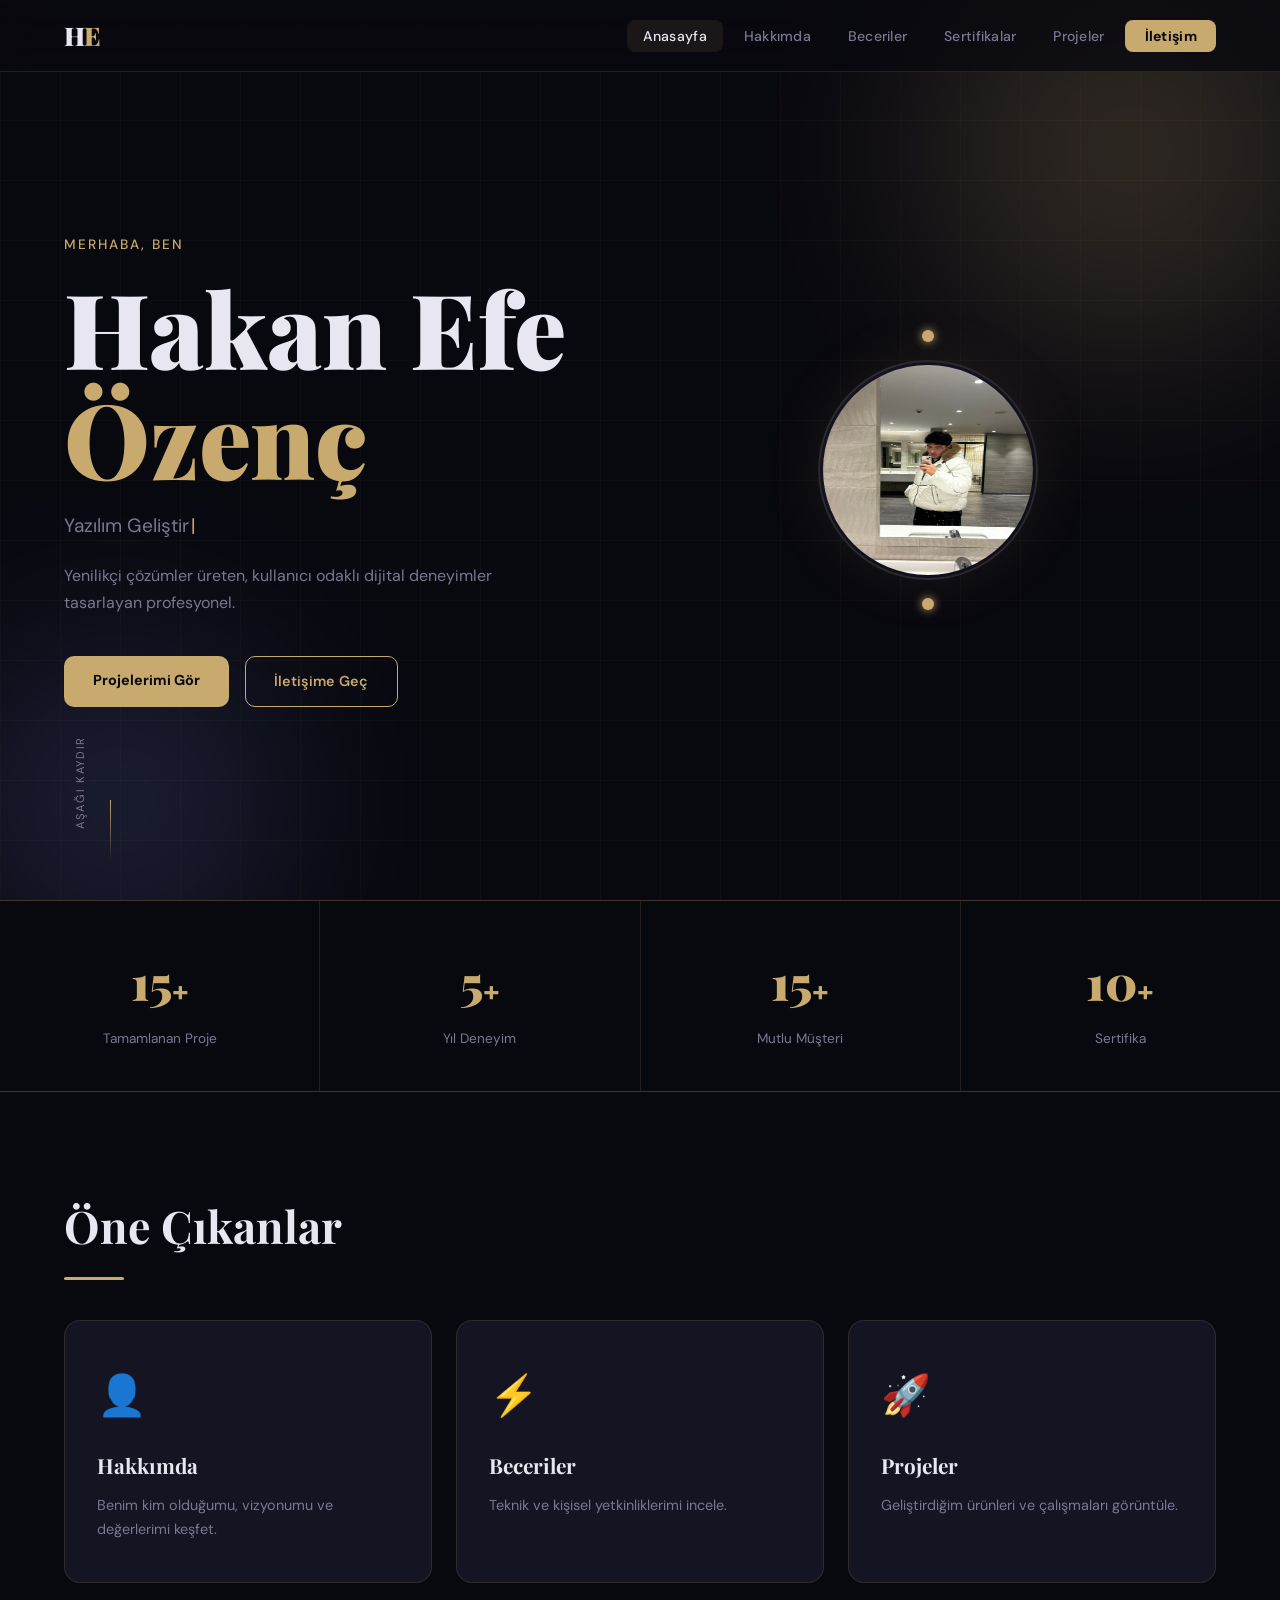
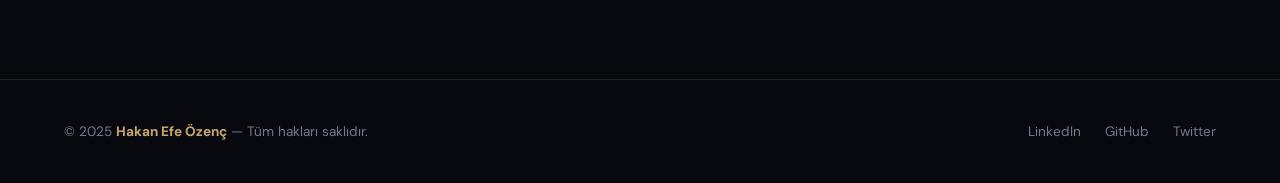
<file: index.html>
<!DOCTYPE html>
<html lang="tr">
<head>
  <meta charset="UTF-8" />
  <meta name="viewport" content="width=device-width, initial-scale=1.0"/>
  <title>Hakan Özenç — Kişisel Web Sitesi</title>
  <link rel="stylesheet" href="style.css" />
  <link rel="preconnect" href="https://fonts.googleapis.com">
  <link href="https://fonts.googleapis.com/css2?family=Playfair+Display:wght@400;700;900&family=DM+Sans:wght@300;400;500&display=swap" rel="stylesheet">
  <style>
    .avatar-inner img
    {
      width: 210px;
      height: 210px;
      border-radius: 100%;
    }
  </style>
</head>
<body class="page-home">

  <!-- NAV -->
  <nav id="navbar">
    <div class="nav-logo">H<span>E</span></div>
    <button class="nav-toggle" id="navToggle" aria-label="Menü">
      <span></span><span></span><span></span>
    </button>
    <ul class="nav-links" id="navLinks">
      <li><a href="index.html" class="active">Anasayfa</a></li>
      <li><a href="hakkimda.html">Hakkımda</a></li>
      <li><a href="beceriler.html">Beceriler</a></li>
      <li><a href="sertifikalar.html">Sertifikalar</a></li>
      <li><a href="projeler.html">Projeler</a></li>
      <li><a href="iletisim.html" class="nav-cta">İletişim</a></li>
    </ul>
  </nav>

  <!-- HERO -->
  <section class="hero">
    <div class="hero-bg">
      <div class="orb orb1"></div>
      <div class="orb orb2"></div>
      <div class="grid-lines"></div>
    </div>
    <div class="hero-content">
      <p class="hero-tag animate-up">Merhaba, ben</p>
      <h1 class="hero-name animate-up delay-1">Hakan Efe<br><span>Özenç</span></h1>
      <p class="hero-role animate-up delay-2" id="typewriter"></p>
      <p class="hero-desc animate-up delay-3">
        Yenilikçi çözümler üreten, kullanıcı odaklı dijital deneyimler tasarlayan profesyonel.
      </p>
      <div class="hero-btns animate-up delay-4">
        <a href="projeler.html" class="btn-primary">Projelerimi Gör</a>
        <a href="iletisim.html" class="btn-outline">İletişime Geç</a>
      </div>
    </div>
    <div class="hero-visual animate-up delay-2">
      <div class="avatar-ring">
        <div class="avatar-inner">
          <span class="avatar-initials"><img src="img/foto.jpeg" alt=""></span>
        </div>
        <svg class="ring-svg" viewBox="0 0 300 300">
          <circle cx="150" cy="150" r="140" fill="none" stroke="url(#ringGrad)" stroke-width="2" stroke-dasharray="6 4"/>
        </svg>
        <div class="orbit-dot dot1"></div>
        <div class="orbit-dot dot2"></div>
      </div>
    </div>
    <div class="scroll-hint animate-up delay-5">
      <span>Aşağı Kaydır</span>
      <div class="scroll-line"></div>
    </div>
  </section>

  <!-- QUICK STATS -->
  <section class="stats">
    <div class="stat-card">
      <span class="stat-num" data-target="50">0</span><span class="stat-sym">+</span>
      <p>Tamamlanan Proje</p>
    </div>
    <div class="stat-card">
      <span class="stat-num" data-target="5">0</span><span class="stat-sym">+</span>
      <p>Yıl Deneyim</p>
    </div>
    <div class="stat-card">
      <span class="stat-num" data-target="30">0</span><span class="stat-sym">+</span>
      <p>Mutlu Müşteri</p>
    </div>
    <div class="stat-card">
      <span class="stat-num" data-target="10">0</span><span class="stat-sym">+</span>
      <p>Sertifika</p>
    </div>
  </section>

  <!-- FEATURED -->
  <section class="featured">
    <h2 class="section-title">Öne Çıkanlar</h2>
    <div class="featured-grid">
      <a href="hakkimda.html" class="feat-card">
        <div class="feat-icon">👤</div>
        <h3>Hakkımda</h3>
        <p>Benim kim olduğumu, vizyonumu ve değerlerimi keşfet.</p>
      </a>
      <a href="beceriler.html" class="feat-card">
        <div class="feat-icon">⚡</div>
        <h3>Beceriler</h3>
        <p>Teknik ve kişisel yetkinliklerimi incele.</p>
      </a>
      <a href="projeler.html" class="feat-card">
        <div class="feat-icon">🚀</div>
        <h3>Projeler</h3>
        <p>Geliştirdiğim ürünleri ve çalışmaları görüntüle.</p>
      </a>
    </div>
  </section>

  <!-- FOOTER -->
  <footer class="site-footer">
    <p>© 2025 <strong>Hakan Efe Özenç</strong> — Tüm hakları saklıdır.</p>
    <div class="footer-links">
      <a href="#">LinkedIn</a>
      <a href="#">GitHub</a>
      <a href="#">Twitter</a>
    </div>
  </footer>

  <script src="main.js"></script>

</body>
</html>
</file>
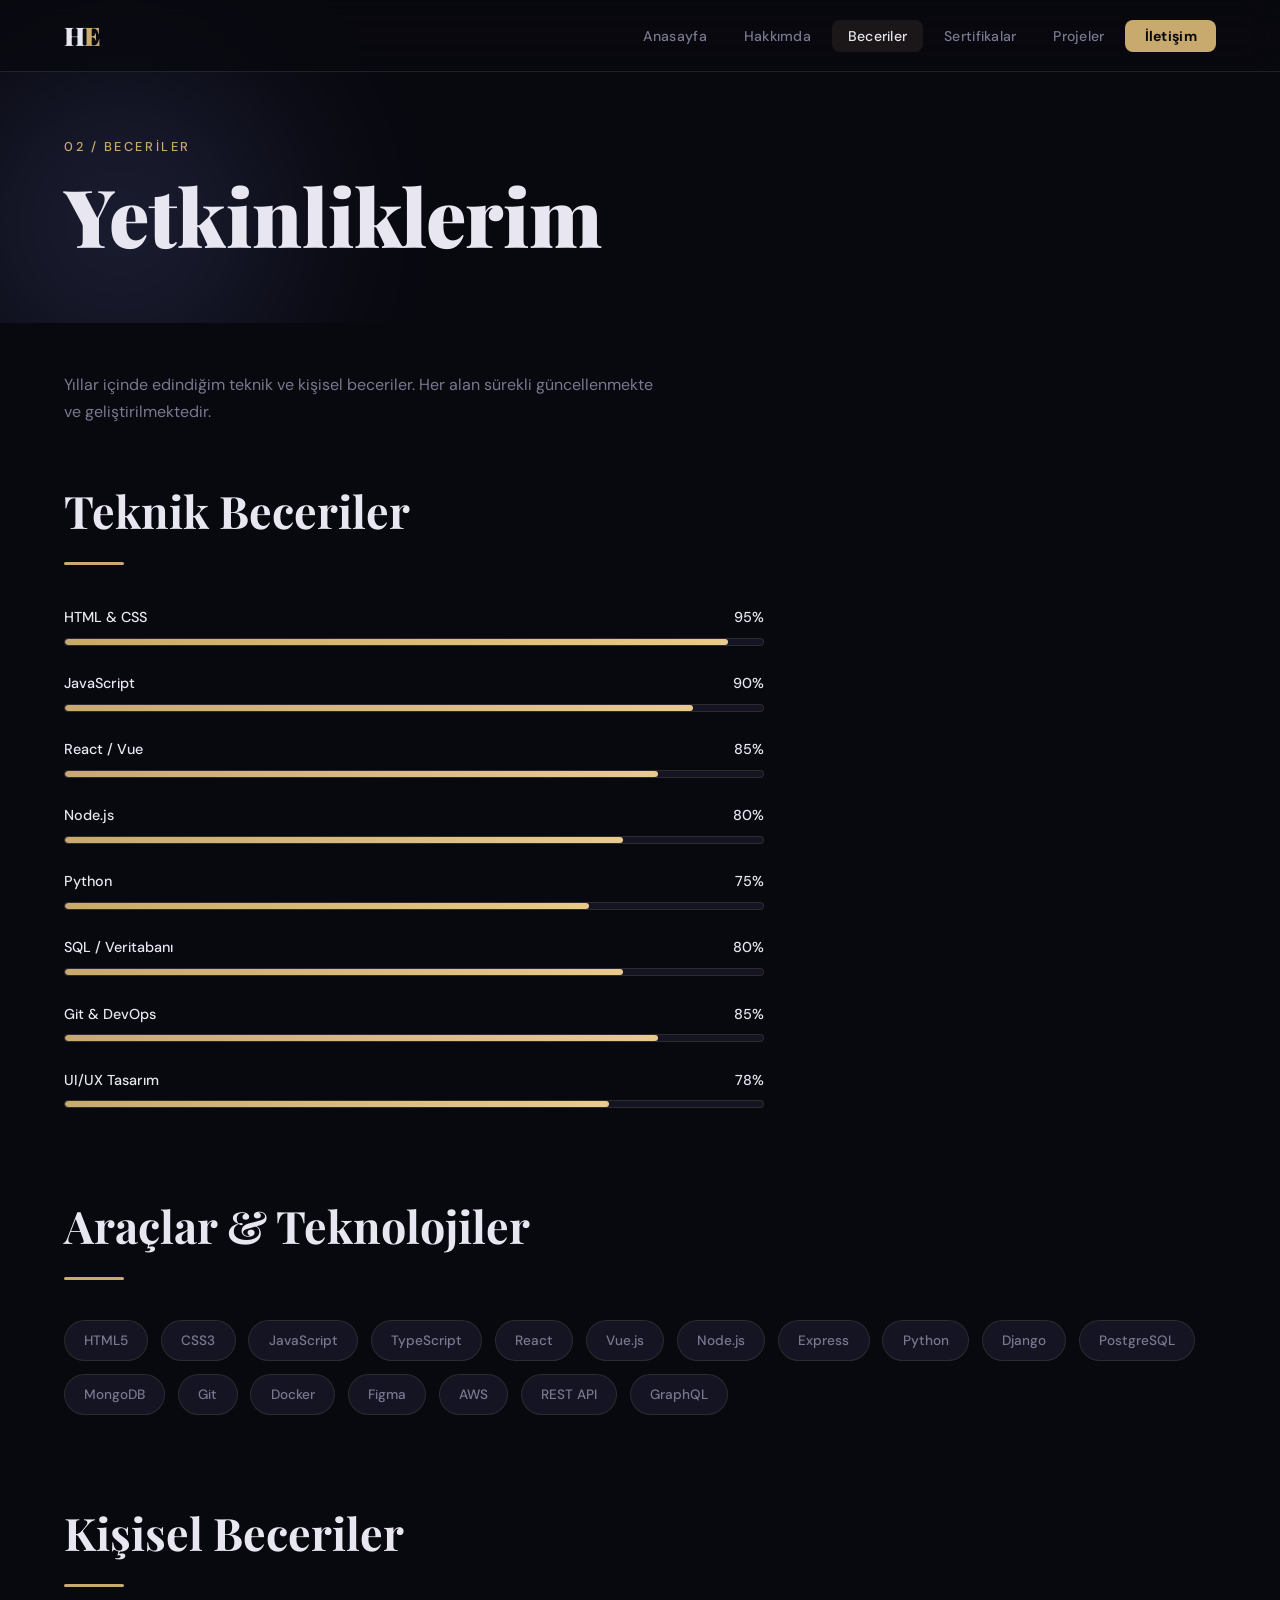
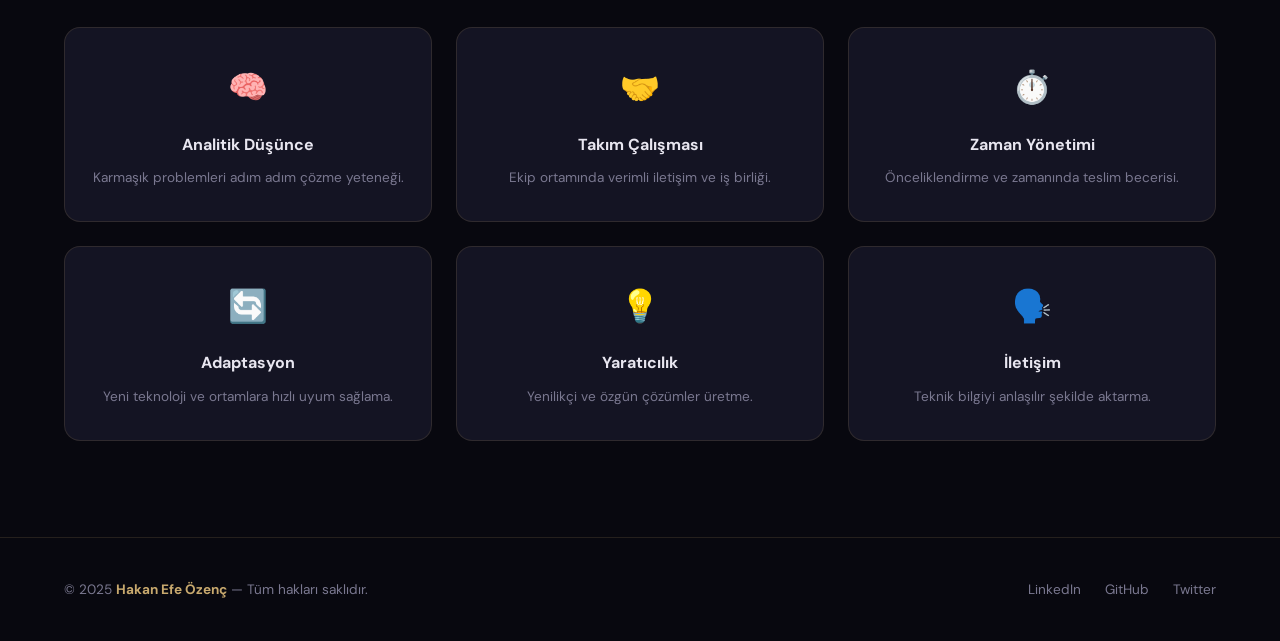
<file: beceriler.html>
<!DOCTYPE html>
<html lang="tr">
<head>
  <meta charset="UTF-8" />
  <meta name="viewport" content="width=device-width, initial-scale=1.0"/>
  <title>Beceriler — Hakan Özenç</title>
  <link rel="stylesheet" href="style.css" />
  <link rel="preconnect" href="https://fonts.googleapis.com">
  <link href="https://fonts.googleapis.com/css2?family=Playfair+Display:wght@400;700;900&family=DM+Sans:wght@300;400;500&display=swap" rel="stylesheet">
</head>
<body class="page-inner">

  <nav id="navbar">
    <div class="nav-logo">H<span>E</span></div>
    <button class="nav-toggle" id="navToggle" aria-label="Menü">
      <span></span><span></span><span></span>
    </button>
    <ul class="nav-links" id="navLinks">
      <li><a href="index.html">Anasayfa</a></li>
      <li><a href="hakkimda.html">Hakkımda</a></li>
      <li><a href="beceriler.html" class="active">Beceriler</a></li>
      <li><a href="sertifikalar.html">Sertifikalar</a></li>
      <li><a href="projeler.html">Projeler</a></li>
      <li><a href="iletisim.html" class="nav-cta">İletişim</a></li>
    </ul>
  </nav>

  <section class="page-hero">
    <div class="page-hero-bg">
      <div class="orb orb2"></div>
    </div>
    <div class="page-hero-content animate-up">
      <span class="page-tag">02 / Beceriler</span>
      <h1>Yetkinliklerim</h1>
    </div>
  </section>

  <section class="skills-section">
    <div class="skills-intro animate-up">
      <p>Yıllar içinde edindiğim teknik ve kişisel beceriler. Her alan sürekli güncellenmekte ve geliştirilmektedir.</p>
    </div>

    <h2 class="section-title">Teknik Beceriler</h2>
    <div class="skill-bars animate-up">
      <div class="skill-bar-item">
        <div class="skill-info"><span>HTML & CSS</span><span>95%</span></div>
        <div class="bar-track"><div class="bar-fill" data-w="95"></div></div>
      </div>
      <div class="skill-bar-item">
        <div class="skill-info"><span>JavaScript</span><span>90%</span></div>
        <div class="bar-track"><div class="bar-fill" data-w="90"></div></div>
      </div>
      <div class="skill-bar-item">
        <div class="skill-info"><span>React / Vue</span><span>85%</span></div>
        <div class="bar-track"><div class="bar-fill" data-w="85"></div></div>
      </div>
      <div class="skill-bar-item">
        <div class="skill-info"><span>Node.js</span><span>80%</span></div>
        <div class="bar-track"><div class="bar-fill" data-w="80"></div></div>
      </div>
      <div class="skill-bar-item">
        <div class="skill-info"><span>Python</span><span>75%</span></div>
        <div class="bar-track"><div class="bar-fill" data-w="75"></div></div>
      </div>
      <div class="skill-bar-item">
        <div class="skill-info"><span>SQL / Veritabanı</span><span>80%</span></div>
        <div class="bar-track"><div class="bar-fill" data-w="80"></div></div>
      </div>
      <div class="skill-bar-item">
        <div class="skill-info"><span>Git & DevOps</span><span>85%</span></div>
        <div class="bar-track"><div class="bar-fill" data-w="85"></div></div>
      </div>
      <div class="skill-bar-item">
        <div class="skill-info"><span>UI/UX Tasarım</span><span>78%</span></div>
        <div class="bar-track"><div class="bar-fill" data-w="78"></div></div>
      </div>
    </div>

    <h2 class="section-title" style="margin-top:5rem;">Araçlar & Teknolojiler</h2>
    <div class="tools-grid animate-up">
      <div class="tool-chip">HTML5</div>
      <div class="tool-chip">CSS3</div>
      <div class="tool-chip">JavaScript</div>
      <div class="tool-chip">TypeScript</div>
      <div class="tool-chip">React</div>
      <div class="tool-chip">Vue.js</div>
      <div class="tool-chip">Node.js</div>
      <div class="tool-chip">Express</div>
      <div class="tool-chip">Python</div>
      <div class="tool-chip">Django</div>
      <div class="tool-chip">PostgreSQL</div>
      <div class="tool-chip">MongoDB</div>
      <div class="tool-chip">Git</div>
      <div class="tool-chip">Docker</div>
      <div class="tool-chip">Figma</div>
      <div class="tool-chip">AWS</div>
      <div class="tool-chip">REST API</div>
      <div class="tool-chip">GraphQL</div>
    </div>

    <h2 class="section-title" style="margin-top:5rem;">Kişisel Beceriler</h2>
    <div class="soft-grid animate-up">
      <div class="soft-card">
        <div class="soft-icon">🧠</div>
        <h3>Analitik Düşünce</h3>
        <p>Karmaşık problemleri adım adım çözme yeteneği.</p>
      </div>
      <div class="soft-card">
        <div class="soft-icon">🤝</div>
        <h3>Takım Çalışması</h3>
        <p>Ekip ortamında verimli iletişim ve iş birliği.</p>
      </div>
      <div class="soft-card">
        <div class="soft-icon">⏱️</div>
        <h3>Zaman Yönetimi</h3>
        <p>Önceliklendirme ve zamanında teslim becerisi.</p>
      </div>
      <div class="soft-card">
        <div class="soft-icon">🔄</div>
        <h3>Adaptasyon</h3>
        <p>Yeni teknoloji ve ortamlara hızlı uyum sağlama.</p>
      </div>
      <div class="soft-card">
        <div class="soft-icon">💡</div>
        <h3>Yaratıcılık</h3>
        <p>Yenilikçi ve özgün çözümler üretme.</p>
      </div>
      <div class="soft-card">
        <div class="soft-icon">🗣️</div>
        <h3>İletişim</h3>
        <p>Teknik bilgiyi anlaşılır şekilde aktarma.</p>
      </div>
    </div>
  </section>

  <footer class="site-footer">
    <p>© 2025 <strong>Hakan Efe Özenç</strong> — Tüm hakları saklıdır.</p>
    <div class="footer-links">
      <a href="#">LinkedIn</a>
      <a href="#">GitHub</a>
      <a href="#">Twitter</a>
    </div>
  </footer>

  <script src="main.js"></script>
</body>
</html>
</file>
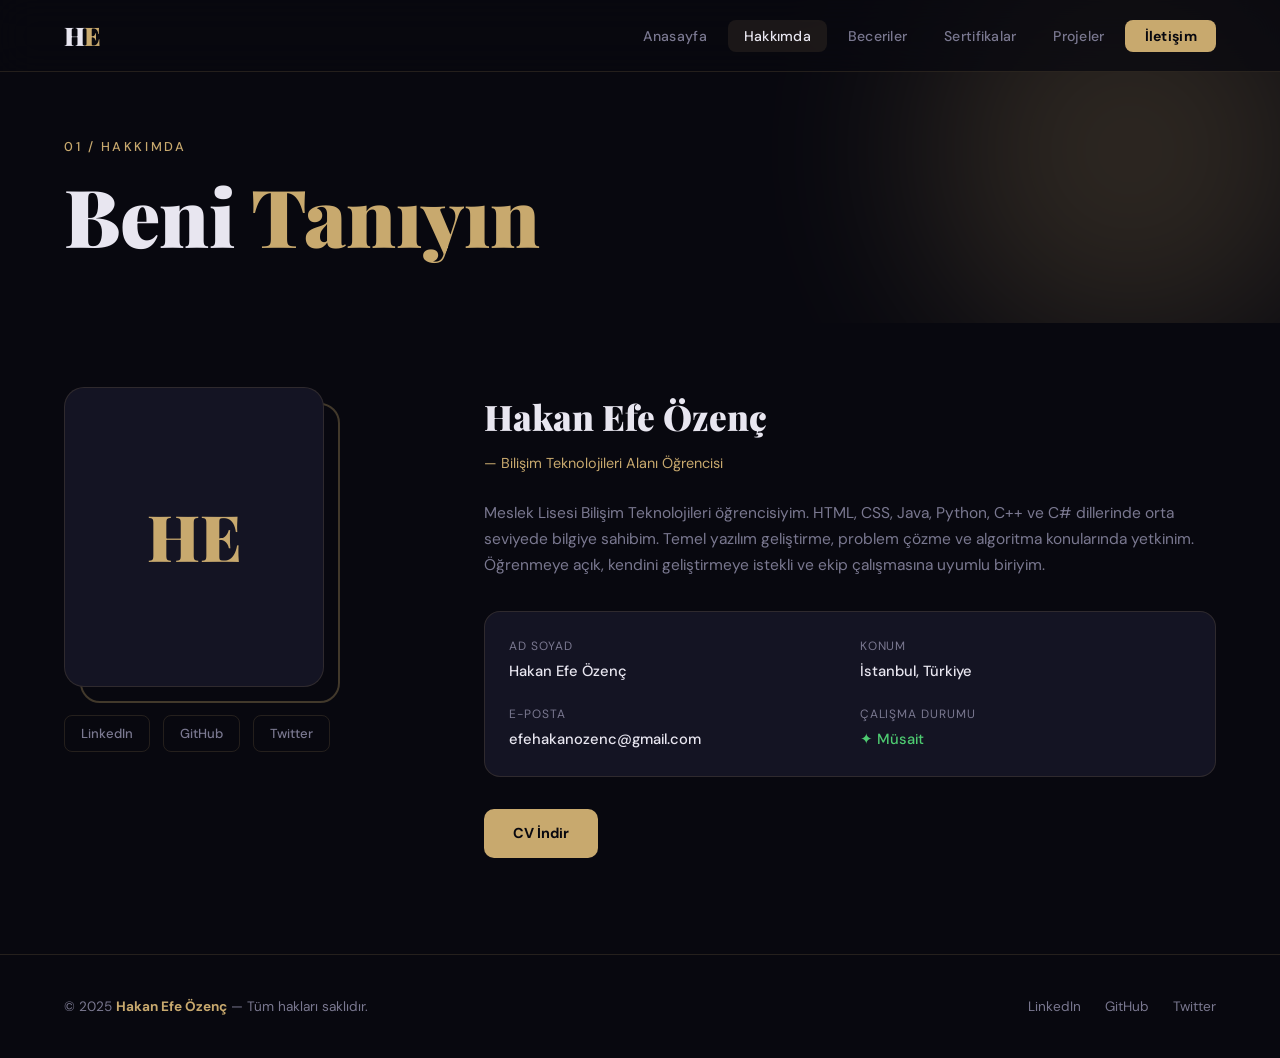
<file: hakkimda.html>
<!DOCTYPE html>
<html lang="tr">
<head>
  <meta charset="UTF-8" />
  <meta name="viewport" content="width=device-width, initial-scale=1.0"/>
  <title>Hakkımda — Hakan Efe Özenç</title>
  <link rel="stylesheet" href="style.css" />
  <link rel="preconnect" href="https://fonts.googleapis.com">
  <link href="https://fonts.googleapis.com/css2?family=Playfair+Display:wght@400;700;900&family=DM+Sans:wght@300;400;500&display=swap" rel="stylesheet">
</head>
<body class="page-inner">

  <nav id="navbar">
    <div class="nav-logo">H<span>E</span></div>
    <button class="nav-toggle" id="navToggle" aria-label="Menü">
      <span></span><span></span><span></span>
    </button>
    <ul class="nav-links" id="navLinks">
      <li><a href="index.html">Anasayfa</a></li>
      <li><a href="hakkimda.html" class="active">Hakkımda</a></li>
      <li><a href="beceriler.html">Beceriler</a></li>
      <li><a href="sertifikalar.html">Sertifikalar</a></li>
      <li><a href="projeler.html">Projeler</a></li>
      <li><a href="iletisim.html" class="nav-cta">İletişim</a></li>
    </ul>
  </nav>

  <section class="page-hero">
    <div class="page-hero-bg">
      <div class="orb orb1"></div>
    </div>
    <div class="page-hero-content animate-up">
      <span class="page-tag">01 / Hakkımda</span>
      <h1>Beni <span>Tanıyın</span></h1>
    </div>
  </section>

  <section class="about-section">
    <div class="about-grid">
      <div class="about-photo-col animate-left">
        <div class="about-photo-wrap">
          <div class="about-photo-placeholder">HE</div>
          <div class="about-photo-deco"></div>
        </div>
        <div class="about-social">
          <a href="#" class="social-btn">LinkedIn</a>
          <a href="#" class="social-btn">GitHub</a>
          <a href="#" class="social-btn">Twitter</a>
        </div>
      </div>
      <div class="about-text-col animate-right">
        <h2>Hakan Efe Özenç</h2>
        <p class="about-subtitle">— Bilişim Teknolojileri Alanı Öğrencisi</p>
        <p class="about-body">
          Meslek Lisesi Bilişim Teknolojileri öğrencisiyim. HTML, CSS, Java, Python, C++ ve C# dillerinde orta seviyede bilgiye sahibim. Temel yazılım geliştirme, problem çözme ve algoritma konularında yetkinim. Öğrenmeye açık, kendini geliştirmeye istekli ve ekip çalışmasına uyumlu biriyim.
        </p>
        

        <div class="info-grid">
          <div class="info-item">
            <span class="info-label">Ad Soyad</span>
            <span class="info-val">Hakan Efe Özenç</span>
          </div>
          <div class="info-item">
            <span class="info-label">Konum</span>
            <span class="info-val">İstanbul, Türkiye</span>
          </div>
          <div class="info-item">
            <span class="info-label">E-posta</span>
            <span class="info-val">efehakanozenc@gmail.com</span>
          </div>
          <div class="info-item">
            <span class="info-label">Çalışma Durumu</span>
            <span class="info-val available">✦ Müsait</span>
          </div>
        </div>

        <a href="#" class="btn-primary" style="margin-top:2rem;display:inline-block;" onclick="indirPNG()">CV İndir</a>
      </div>
    </div>
  </section>
  <script>
    function indirPNG() {
    const link = document.createElement("a");
      link.href = "img/Hakan_Efe_Özenç_CV.png"; 
       link.download = "Hakan Efe Özenç CV.png"; 
       link.click();
    }
  </script>

  <!-- TIMELINE -->
  

  <footer class="site-footer">
    <p>© 2025 <strong>Hakan Efe Özenç</strong> — Tüm hakları saklıdır.</p>
    <div class="footer-links">
      <a href="#">LinkedIn</a>
      <a href="#">GitHub</a>
      <a href="#">Twitter</a>
    </div>
  </footer>

  <script src="main.js"></script>
</body>
</html>
</file>
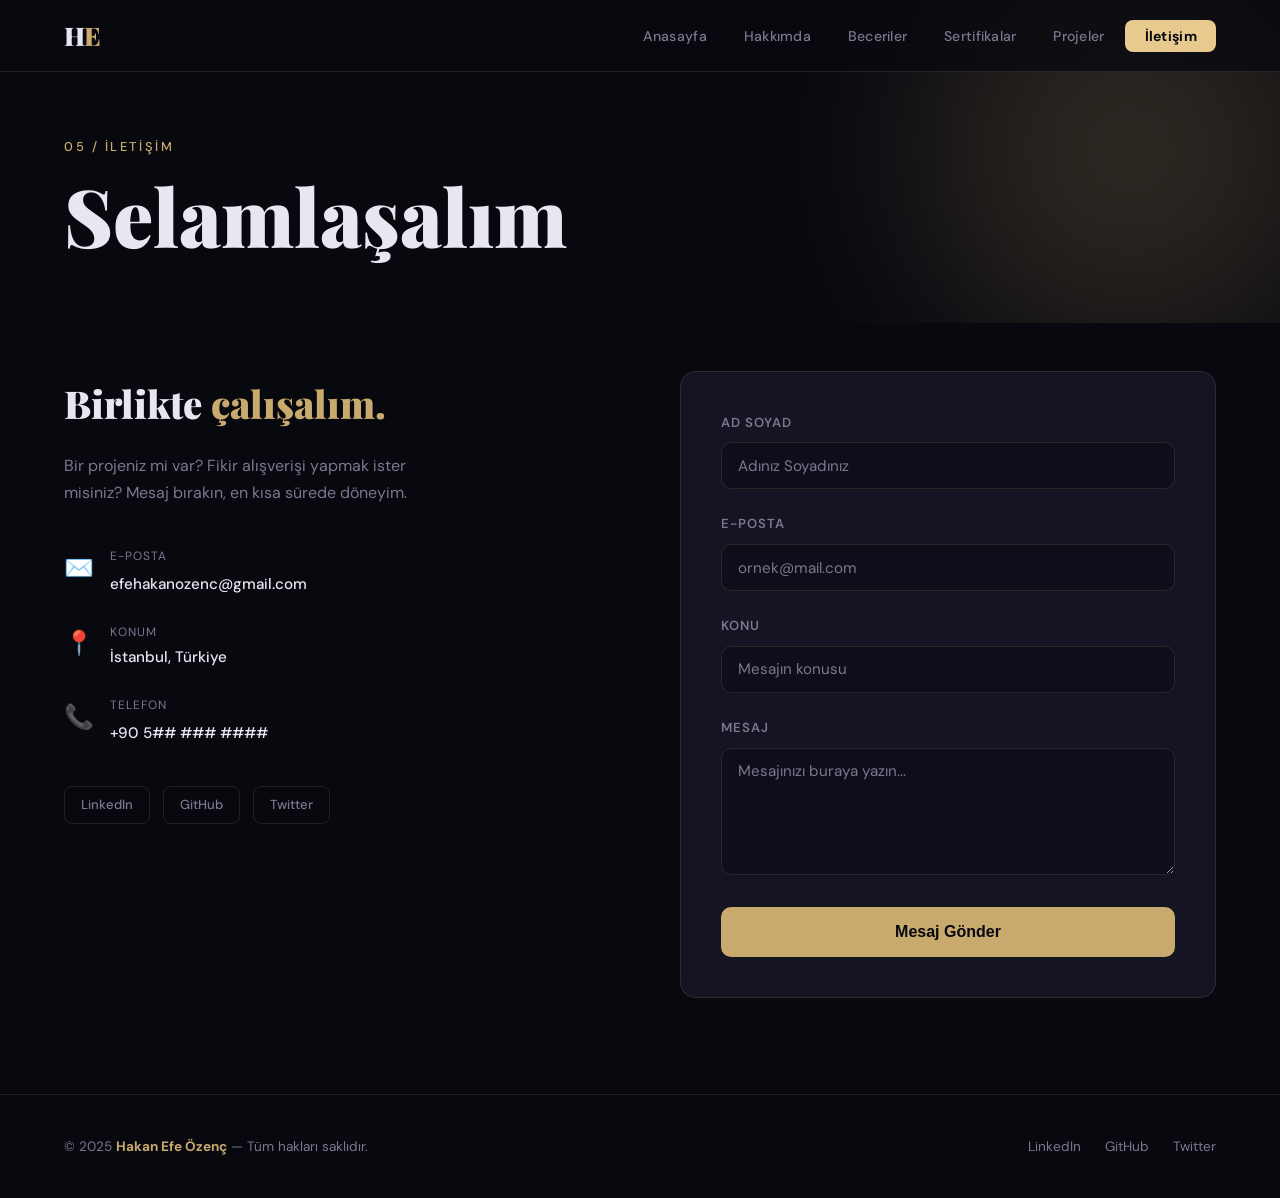
<file: iletisim.html>
<!DOCTYPE html>
<html lang="tr">
<head>
  <meta charset="UTF-8" />
  <meta name="viewport" content="width=device-width, initial-scale=1.0"/>
  <title>İletişim — Hakan Özenç</title>
  <link rel="stylesheet" href="style.css" />
  <link rel="preconnect" href="https://fonts.googleapis.com">
  <link href="https://fonts.googleapis.com/css2?family=Playfair+Display:wght@400;700;900&family=DM+Sans:wght@300;400;500&display=swap" rel="stylesheet">
</head>
<body class="page-inner">

  <nav id="navbar">
    <div class="nav-logo">H<span>E</span></div>
    <button class="nav-toggle" id="navToggle" aria-label="Menü">
      <span></span><span></span><span></span>
    </button>
    <ul class="nav-links" id="navLinks">
      <li><a href="index.html">Anasayfa</a></li>
      <li><a href="hakkimda.html">Hakkımda</a></li>
      <li><a href="beceriler.html">Beceriler</a></li>
      <li><a href="sertifikalar.html">Sertifikalar</a></li>
      <li><a href="projeler.html">Projeler</a></li>
      <li><a href="iletisim.html" class="nav-cta active">İletişim</a></li>
    </ul>
  </nav>

  <section class="page-hero">
    <div class="page-hero-bg">
      <div class="orb orb1"></div>
    </div>
    <div class="page-hero-content animate-up">
      <span class="page-tag">05 / İletişim</span>
      <h1>Selamlaşalım</h1>
    </div>
  </section>

  <section class="contact-section">
    <div class="contact-grid">

      <div class="contact-info animate-left">
        <h2>Birlikte <span>çalışalım.</span></h2>
        <p>Bir projeniz mi var? Fikir alışverişi yapmak ister misiniz? Mesaj bırakın, en kısa sürede döneyim.</p>

        <div class="contact-items">
          <div class="contact-item">
            <div class="ci-icon">✉️</div>
            <div>
              <p class="ci-label">E-posta</p>
              <a href="mailto:hakan@example.com" class="ci-val">efehakanozenc@gmail.com</a>
            </div>
          </div>
          <div class="contact-item">
            <div class="ci-icon">📍</div>
            <div>
              <p class="ci-label">Konum</p>
              <p class="ci-val">İstanbul, Türkiye</p>
            </div>
          </div>
          <div class="contact-item">
            <div class="ci-icon">📞</div>
            <div>
              <p class="ci-label">Telefon</p>
              <a href="tel:+905001234567" class="ci-val">+90 5## ### ####</a>
            </div>
          </div>
        </div>

        <div class="contact-social">
          <a href="#" class="social-btn">LinkedIn</a>
          <a href="#" class="social-btn">GitHub</a>
          <a href="#" class="social-btn">Twitter</a>
        </div>
      </div>

      <div class="contact-form-col animate-right">
        <form class="form-card" id="contactForm" action="https://formspree.io/f/xdaboaaa" method="POST">
          <div class="form-group">
            <label for="fname">Ad Soyad</label>
           <input type="text" id="fname" name="name" placeholder="Adınız Soyadınız" required />
          </div>
          <div class="form-group">
            <label for="femail">E-posta</label>
           <input type="email" id="femail" name="email" placeholder="ornek@mail.com" required />
          </div>
          <div class="form-group">
            <label for="fsubject">Konu</label>
           <input type="text" id="fsubject" name="subject" placeholder="Mesajın konusu" />
          </div>
          <div class="form-group">
            <label for="fmsg">Mesaj</label>
            <textarea id="fmsg" name="message" rows="5" placeholder="Mesajınızı buraya yazın..." required></textarea>
          </div>
          <button type="submit" class="btn-primary full-width">Mesaj Gönder</button>
          <div id="formSuccess" class="form-success" style="display:none;">
            ✅ Mesajınız gönderildi! En kısa sürede dönüş yapacağım.
          </div>
        </form>
      </div>

    </div>
  </section>

  <footer class="site-footer">
    <p>© 2025 <strong>Hakan Efe Özenç</strong> — Tüm hakları saklıdır.</p>
    <div class="footer-links">
      <a href="#">LinkedIn</a>
      <a href="#">GitHub</a>
      <a href="#">Twitter</a>
    </div>
  </footer>

  <script src="main.js"></script>
    <script>
const form = document.getElementById("contactForm");

form.addEventListener("submit", async function(e) {
  e.preventDefault();

  const data = new FormData(form);

  await fetch(form.action, {
    method: "POST",
    body: data,
    headers: {
      'Accept': 'application/json'
    }
  });

  form.reset(); // temizle

  alert("Mesaj gönderildi ✅");
});
</script>
</body>
</html>
</file>
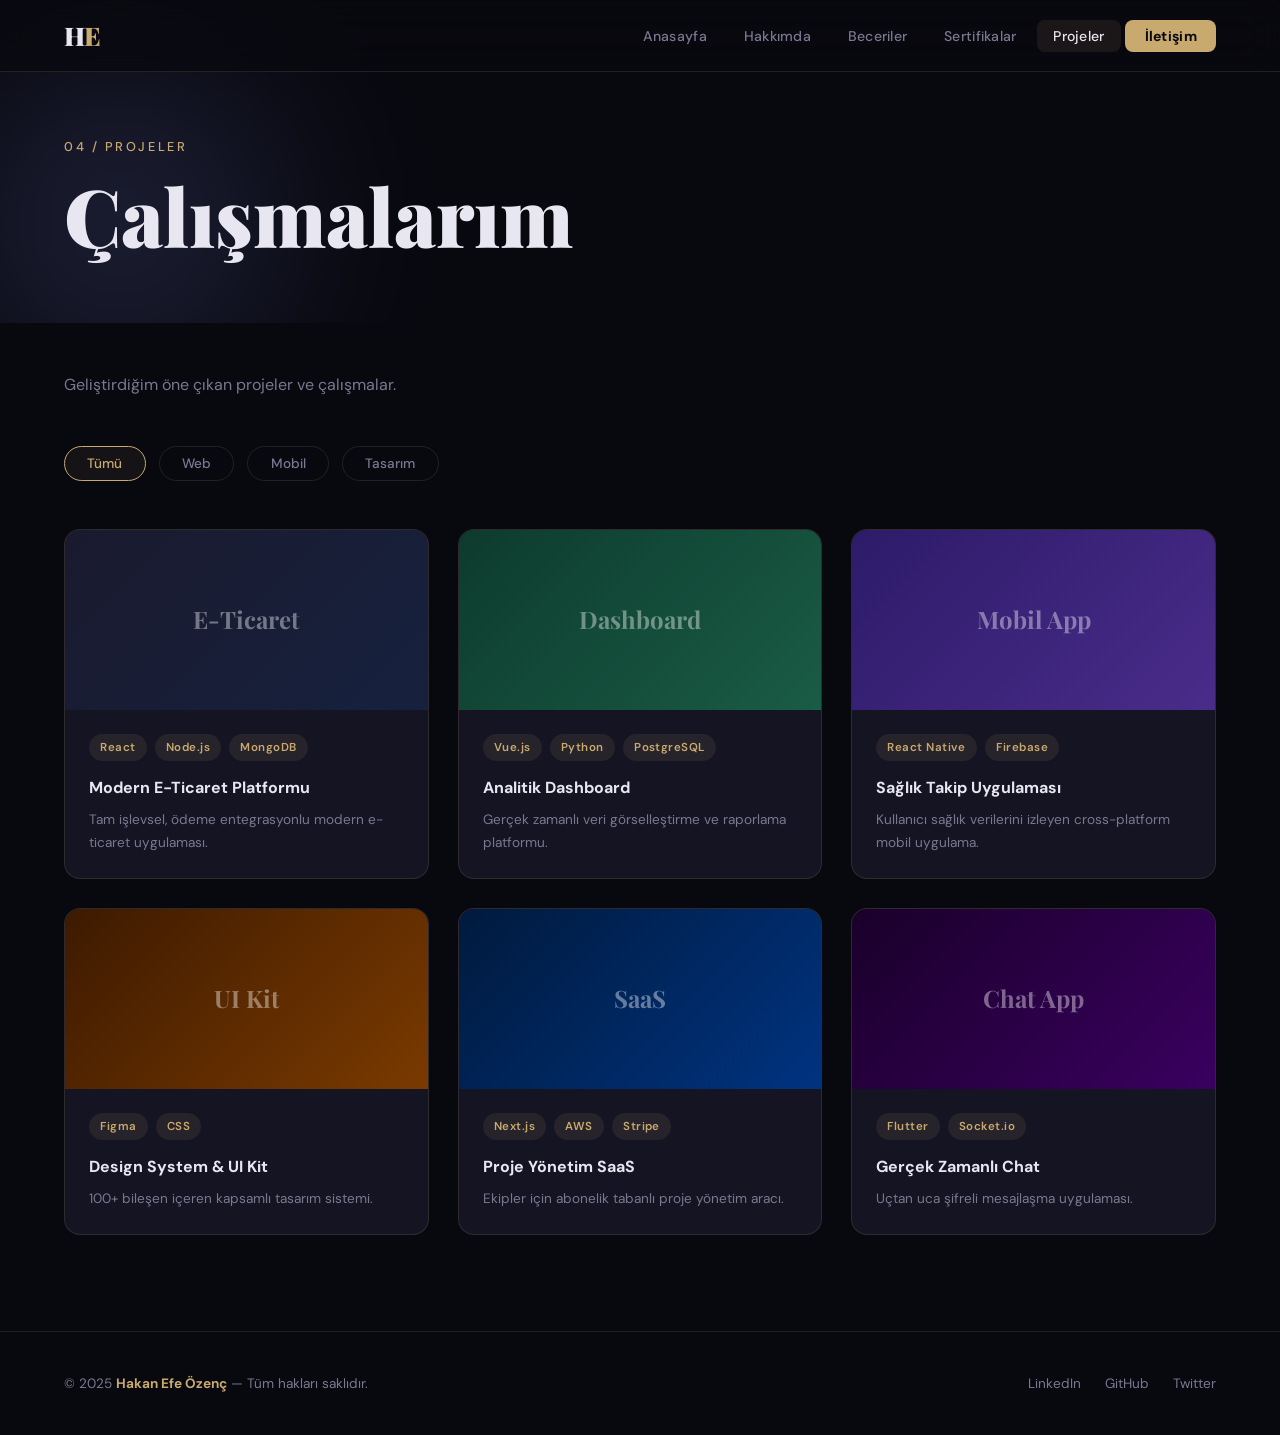
<file: projeler.html>
<!DOCTYPE html>
<html lang="tr">
<head>
  <meta charset="UTF-8" />
  <meta name="viewport" content="width=device-width, initial-scale=1.0"/>
  <title>Projeler — Hakan Özenç</title>
  <link rel="stylesheet" href="style.css" />
  <link rel="preconnect" href="https://fonts.googleapis.com">
  <link href="https://fonts.googleapis.com/css2?family=Playfair+Display:wght@400;700;900&family=DM+Sans:wght@300;400;500&display=swap" rel="stylesheet">
</head>
<body class="page-inner">

  <nav id="navbar">
    <div class="nav-logo">H<span>E</span></div>
    <button class="nav-toggle" id="navToggle" aria-label="Menü">
      <span></span><span></span><span></span>
    </button>
    <ul class="nav-links" id="navLinks">
      <li><a href="index.html">Anasayfa</a></li>
      <li><a href="hakkimda.html">Hakkımda</a></li>
      <li><a href="beceriler.html">Beceriler</a></li>
      <li><a href="sertifikalar.html">Sertifikalar</a></li>
      <li><a href="projeler.html" class="active">Projeler</a></li>
      <li><a href="iletisim.html" class="nav-cta">İletişim</a></li>
    </ul>
  </nav>

  <section class="page-hero">
    <div class="page-hero-bg">
      <div class="orb orb2"></div>
    </div>
    <div class="page-hero-content animate-up">
      <span class="page-tag">04 / Projeler</span>
      <h1>Çalışmalarım</h1>
    </div>
  </section>

  <section class="projects-section">
    <div class="skills-intro animate-up">
      <p>Geliştirdiğim öne çıkan projeler ve çalışmalar.</p>
    </div>

    <!-- FILTER -->
    <div class="filter-bar animate-up">
      <button class="filter-btn active" data-filter="all">Tümü</button>
      <button class="filter-btn" data-filter="web">Web</button>
      <button class="filter-btn" data-filter="mobil">Mobil</button>
      <button class="filter-btn" data-filter="tasarim">Tasarım</button>
    </div>

    <div class="projects-grid" id="projectsGrid">

      <div class="proj-card animate-up" data-cat="web">
        <div class="proj-thumb">
          <div class="proj-thumb-inner" style="background: linear-gradient(135deg,#1a1a2e,#16213e);">
            <span>E-Ticaret</span>
          </div>
          <div class="proj-overlay">
            <a href="#" class="proj-btn">Demo</a>
            <a href="#" class="proj-btn">GitHub</a>
          </div>
        </div>
        <div class="proj-info">
          <div class="proj-tags"><span>React</span><span>Node.js</span><span>MongoDB</span></div>
          <h3>Modern E-Ticaret Platformu</h3>
          <p>Tam işlevsel, ödeme entegrasyonlu modern e-ticaret uygulaması.</p>
        </div>
      </div>

      <div class="proj-card animate-up delay-1" data-cat="web">
        <div class="proj-thumb">
          <div class="proj-thumb-inner" style="background: linear-gradient(135deg,#0d3b2e,#1a5c45);">
            <span>Dashboard</span>
          </div>
          <div class="proj-overlay">
            <a href="#" class="proj-btn">Demo</a>
            <a href="#" class="proj-btn">GitHub</a>
          </div>
        </div>
        <div class="proj-info">
          <div class="proj-tags"><span>Vue.js</span><span>Python</span><span>PostgreSQL</span></div>
          <h3>Analitik Dashboard</h3>
          <p>Gerçek zamanlı veri görselleştirme ve raporlama platformu.</p>
        </div>
      </div>

      <div class="proj-card animate-up delay-2" data-cat="mobil">
        <div class="proj-thumb">
          <div class="proj-thumb-inner" style="background: linear-gradient(135deg,#2d1b69,#4a2c8a);">
            <span>Mobil App</span>
          </div>
          <div class="proj-overlay">
            <a href="#" class="proj-btn">Demo</a>
            <a href="#" class="proj-btn">GitHub</a>
          </div>
        </div>
        <div class="proj-info">
          <div class="proj-tags"><span>React Native</span><span>Firebase</span></div>
          <h3>Sağlık Takip Uygulaması</h3>
          <p>Kullanıcı sağlık verilerini izleyen cross-platform mobil uygulama.</p>
        </div>
      </div>

      <div class="proj-card animate-up" data-cat="tasarim">
        <div class="proj-thumb">
          <div class="proj-thumb-inner" style="background: linear-gradient(135deg,#3d1a00,#7a3a00);">
            <span>UI Kit</span>
          </div>
          <div class="proj-overlay">
            <a href="#" class="proj-btn">Demo</a>
            <a href="#" class="proj-btn">GitHub</a>
          </div>
        </div>
        <div class="proj-info">
          <div class="proj-tags"><span>Figma</span><span>CSS</span></div>
          <h3>Design System & UI Kit</h3>
          <p>100+ bileşen içeren kapsamlı tasarım sistemi.</p>
        </div>
      </div>

      <div class="proj-card animate-up delay-1" data-cat="web">
        <div class="proj-thumb">
          <div class="proj-thumb-inner" style="background: linear-gradient(135deg,#001a3d,#003380);">
            <span>SaaS</span>
          </div>
          <div class="proj-overlay">
            <a href="#" class="proj-btn">Demo</a>
            <a href="#" class="proj-btn">GitHub</a>
          </div>
        </div>
        <div class="proj-info">
          <div class="proj-tags"><span>Next.js</span><span>AWS</span><span>Stripe</span></div>
          <h3>Proje Yönetim SaaS</h3>
          <p>Ekipler için abonelik tabanlı proje yönetim aracı.</p>
        </div>
      </div>

      <div class="proj-card animate-up delay-2" data-cat="mobil">
        <div class="proj-thumb">
          <div class="proj-thumb-inner" style="background: linear-gradient(135deg,#1a002a,#3a0060);">
            <span>Chat App</span>
          </div>
          <div class="proj-overlay">
            <a href="#" class="proj-btn">Demo</a>
            <a href="#" class="proj-btn">GitHub</a>
          </div>
        </div>
        <div class="proj-info">
          <div class="proj-tags"><span>Flutter</span><span>Socket.io</span></div>
          <h3>Gerçek Zamanlı Chat</h3>
          <p>Uçtan uca şifreli mesajlaşma uygulaması.</p>
        </div>
      </div>

    </div>
  </section>

  <footer class="site-footer">
    <p>© 2025 <strong>Hakan Efe Özenç</strong> — Tüm hakları saklıdır.</p>
    <div class="footer-links">
      <a href="#">LinkedIn</a>
      <a href="#">GitHub</a>
      <a href="#">Twitter</a>
    </div>
  </footer>

  <script src="main.js"></script>
</body>
</html>
</file>
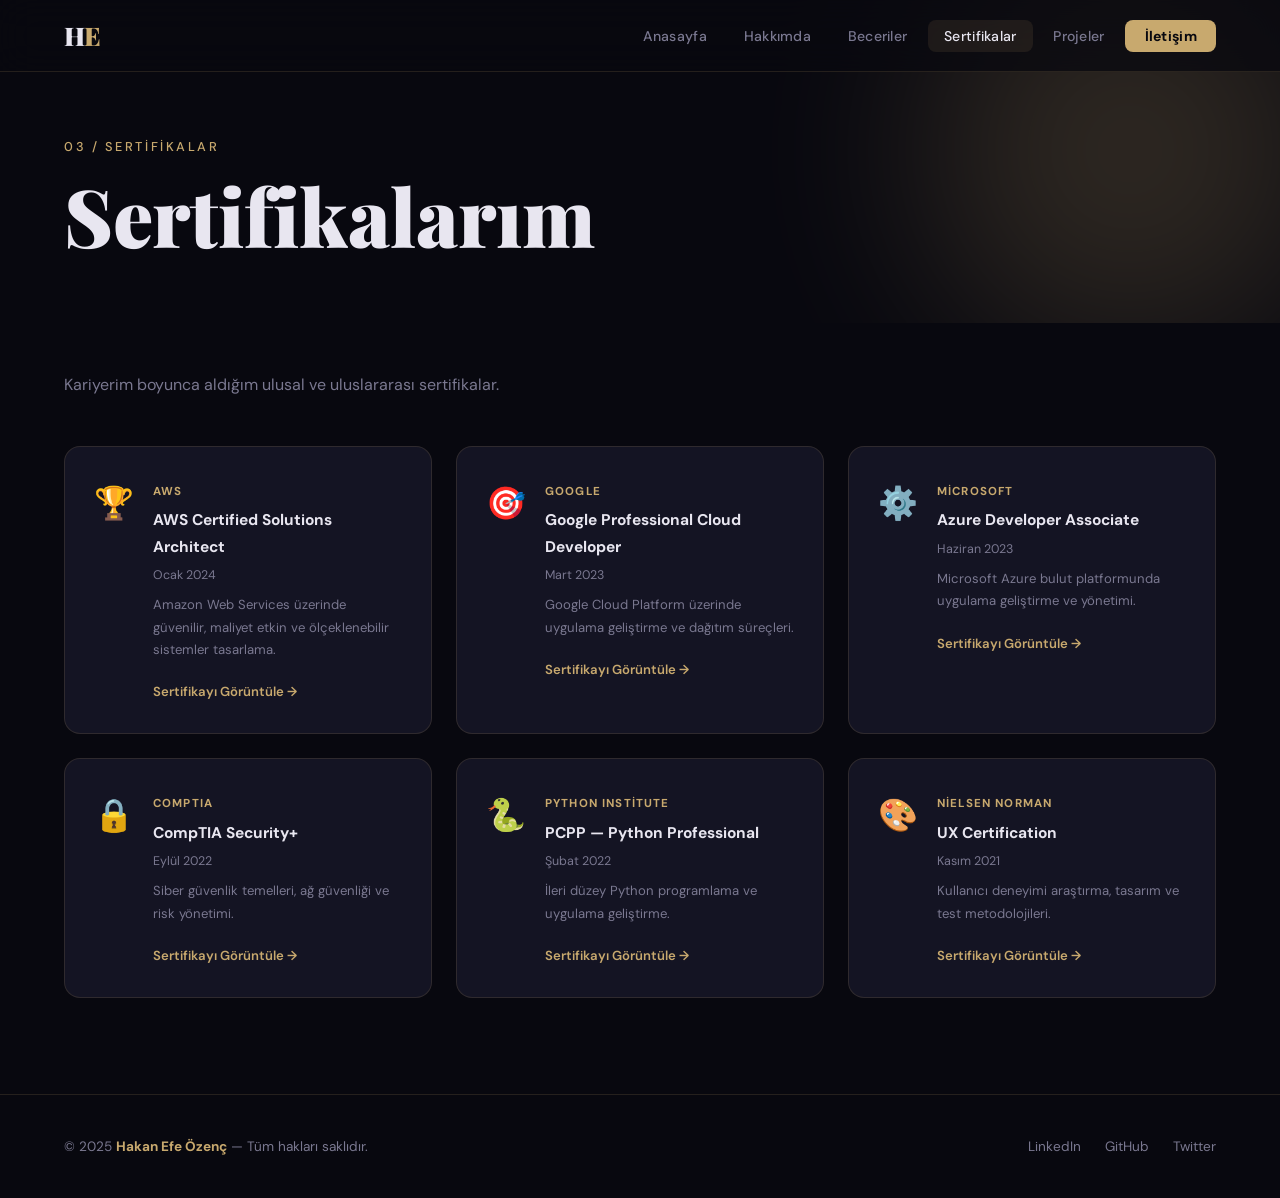
<file: sertifikalar.html>
<!DOCTYPE html>
<html lang="tr">
<head>
  <meta charset="UTF-8" />
  <meta name="viewport" content="width=device-width, initial-scale=1.0"/>
  <title>Sertifikalar — Hakan Özenç</title>
  <link rel="stylesheet" href="style.css" />
  <link rel="preconnect" href="https://fonts.googleapis.com">
  <link href="https://fonts.googleapis.com/css2?family=Playfair+Display:wght@400;700;900&family=DM+Sans:wght@300;400;500&display=swap" rel="stylesheet">
</head>
<body class="page-inner">

  <nav id="navbar">
    <div class="nav-logo">H<span>E</span></div>
    <button class="nav-toggle" id="navToggle" aria-label="Menü">
      <span></span><span></span><span></span>
    </button>
    <ul class="nav-links" id="navLinks">
      <li><a href="index.html">Anasayfa</a></li>
      <li><a href="hakkimda.html">Hakkımda</a></li>
      <li><a href="beceriler.html">Beceriler</a></li>
      <li><a href="sertifikalar.html" class="active">Sertifikalar</a></li>
      <li><a href="projeler.html">Projeler</a></li>
      <li><a href="iletisim.html" class="nav-cta">İletişim</a></li>
    </ul>
  </nav>

  <section class="page-hero">
    <div class="page-hero-bg">
      <div class="orb orb1"></div>
    </div>
    <div class="page-hero-content animate-up">
      <span class="page-tag">03 / Sertifikalar</span>
      <h1>Sertifikalarım</h1>
    </div>
  </section>

  <section class="certs-section">
    <div class="skills-intro animate-up">
      <p>Kariyerim boyunca aldığım ulusal ve uluslararası sertifikalar.</p>
    </div>

    <div class="certs-grid">

      <div class="cert-card animate-up">
        <div class="cert-badge">🏆</div>
        <div class="cert-body">
          <span class="cert-org">AWS</span>
          <h3>AWS Certified Solutions Architect</h3>
          <p class="cert-date">Ocak 2024</p>
          <p class="cert-desc">Amazon Web Services üzerinde güvenilir, maliyet etkin ve ölçeklenebilir sistemler tasarlama.</p>
          <a href="#" class="cert-link">Sertifikayı Görüntüle →</a>
        </div>
      </div>

      <div class="cert-card animate-up delay-1">
        <div class="cert-badge">🎯</div>
        <div class="cert-body">
          <span class="cert-org">Google</span>
          <h3>Google Professional Cloud Developer</h3>
          <p class="cert-date">Mart 2023</p>
          <p class="cert-desc">Google Cloud Platform üzerinde uygulama geliştirme ve dağıtım süreçleri.</p>
          <a href="#" class="cert-link">Sertifikayı Görüntüle →</a>
        </div>
      </div>

      <div class="cert-card animate-up delay-2">
        <div class="cert-badge">⚙️</div>
        <div class="cert-body">
          <span class="cert-org">Microsoft</span>
          <h3>Azure Developer Associate</h3>
          <p class="cert-date">Haziran 2023</p>
          <p class="cert-desc">Microsoft Azure bulut platformunda uygulama geliştirme ve yönetimi.</p>
          <a href="#" class="cert-link">Sertifikayı Görüntüle →</a>
        </div>
      </div>

      <div class="cert-card animate-up delay-1">
        <div class="cert-badge">🔒</div>
        <div class="cert-body">
          <span class="cert-org">CompTIA</span>
          <h3>CompTIA Security+</h3>
          <p class="cert-date">Eylül 2022</p>
          <p class="cert-desc">Siber güvenlik temelleri, ağ güvenliği ve risk yönetimi.</p>
          <a href="#" class="cert-link">Sertifikayı Görüntüle →</a>
        </div>
      </div>

      <div class="cert-card animate-up delay-2">
        <div class="cert-badge">🐍</div>
        <div class="cert-body">
          <span class="cert-org">Python Institute</span>
          <h3>PCPP — Python Professional</h3>
          <p class="cert-date">Şubat 2022</p>
          <p class="cert-desc">İleri düzey Python programlama ve uygulama geliştirme.</p>
          <a href="#" class="cert-link">Sertifikayı Görüntüle →</a>
        </div>
      </div>

      <div class="cert-card animate-up">
        <div class="cert-badge">🎨</div>
        <div class="cert-body">
          <span class="cert-org">Nielsen Norman</span>
          <h3>UX Certification</h3>
          <p class="cert-date">Kasım 2021</p>
          <p class="cert-desc">Kullanıcı deneyimi araştırma, tasarım ve test metodolojileri.</p>
          <a href="#" class="cert-link">Sertifikayı Görüntüle →</a>
        </div>
      </div>

    </div>
  </section>

  <footer class="site-footer">
    <p>© 2025 <strong>Hakan Efe Özenç</strong> — Tüm hakları saklıdır.</p>
    <div class="footer-links">
      <a href="#">LinkedIn</a>
      <a href="#">GitHub</a>
      <a href="#">Twitter</a>
    </div>
  </footer>

  <script src="main.js"></script>
</body>
</html>
</file>
<file: style.css>
/* ============================================
   HAKAN ÖZENÇ — PERSONAL WEBSITE
   style.css
   ============================================ */

/* ---- RESET & VARIABLES ---- */
*, *::before, *::after { box-sizing: border-box; margin: 0; padding: 0; }

:root {
  --bg:        #08080f;
  --bg2:       #0e0e1a;
  --surface:   #141423;
  --accent:    #c8a96e;
  --accent2:   #e8c98e;
  --text:      #e8e6f0;
  --muted:     #7a7890;
  --border:    rgba(200,169,110,0.15);
  --font-disp: 'Playfair Display', Georgia, serif;
  --font-body: 'DM Sans', sans-serif;
  --nav-h:     72px;
  --radius:    16px;
  --trans:     0.35s cubic-bezier(.4,0,.2,1);
}

html { scroll-behavior: smooth; }
body {
  background: var(--bg);
  color: var(--text);
  font-family: var(--font-body);
  font-size: 16px;
  line-height: 1.7;
  overflow-x: hidden;
}
a { text-decoration: none; color: inherit; }
img { display: block; max-width: 100%; }

/* ============================================
   NAVBAR
   ============================================ */
#navbar {
  position: fixed;
  top: 0; left: 0; right: 0;
  height: var(--nav-h);
  display: flex;
  align-items: center;
  justify-content: space-between;
  padding: 0 5%;
  z-index: 1000;
  background: rgba(8,8,15,0.75);
  backdrop-filter: blur(18px);
  border-bottom: 1px solid var(--border);
  transition: background var(--trans);
}
.nav-logo {
  font-family: var(--font-disp);
  font-size: 1.6rem;
  font-weight: 900;
  color: var(--text);
  letter-spacing: -1px;
}
.nav-logo span { color: var(--accent); }

.nav-links {
  list-style: none;
  display: flex;
  gap: 0.3rem;
  align-items: center;
}
.nav-links a {
  padding: 0.45rem 1rem;
  font-size: 0.88rem;
  font-weight: 500;
  color: var(--muted);
  border-radius: 8px;
  transition: color var(--trans), background var(--trans);
  letter-spacing: 0.02em;
}
.nav-links a:hover,
.nav-links a.active {
  color: var(--text);
  background: rgba(200,169,110,0.1);
}
.nav-links .nav-cta {
  background: var(--accent);
  color: #08080f !important;
  font-weight: 700;
  padding: 0.45rem 1.2rem;
  border-radius: 8px;
}
.nav-links .nav-cta:hover {
  background: var(--accent2);
}
.nav-links .nav-cta.active {
  background: var(--accent2);
  color: #08080f !important;
}

.nav-toggle {
  display: none;
  flex-direction: column;
  gap: 5px;
  background: none;
  border: none;
  cursor: pointer;
  padding: 6px;
}
.nav-toggle span {
  display: block;
  width: 24px; height: 2px;
  background: var(--text);
  border-radius: 2px;
  transition: var(--trans);
}

/* ============================================
   ANIMATIONS
   ============================================ */
.animate-up { opacity: 0; transform: translateY(30px); transition: opacity 0.7s ease, transform 0.7s ease; }
.animate-left { opacity: 0; transform: translateX(-30px); transition: opacity 0.7s ease, transform 0.7s ease; }
.animate-right { opacity: 0; transform: translateX(30px); transition: opacity 0.7s ease, transform 0.7s ease; }
.in-view { opacity: 1 !important; transform: none !important; }

.delay-1 { transition-delay: 0.15s !important; }
.delay-2 { transition-delay: 0.3s !important; }
.delay-3 { transition-delay: 0.45s !important; }
.delay-4 { transition-delay: 0.6s !important; }
.delay-5 { transition-delay: 0.75s !important; }

/* ============================================
   BUTTONS
   ============================================ */
.btn-primary {
  display: inline-block;
  padding: 0.75rem 1.8rem;
  background: var(--accent);
  color: #08080f;
  font-weight: 700;
  font-size: 0.9rem;
  border-radius: 10px;
  transition: background var(--trans), transform var(--trans);
  border: none; cursor: pointer;
}
.btn-primary:hover { background: var(--accent2); transform: translateY(-2px); }
.btn-primary.full-width { width: 100%; text-align: center; font-size: 1rem; padding: 1rem; }

.btn-outline {
  display: inline-block;
  padding: 0.75rem 1.8rem;
  border: 1.5px solid var(--accent);
  color: var(--accent);
  font-weight: 600;
  font-size: 0.9rem;
  border-radius: 10px;
  transition: background var(--trans), color var(--trans), transform var(--trans);
}
.btn-outline:hover { background: var(--accent); color: #08080f; transform: translateY(-2px); }

/* ============================================
   HERO (HOME)
   ============================================ */
.hero {
  min-height: 100vh;
  display: flex;
  align-items: center;
  padding: calc(var(--nav-h) + 3rem) 5% 5rem;
  position: relative;
  overflow: hidden;
}

.hero-bg {
  position: absolute;
  inset: 0;
  pointer-events: none;
}

.orb {
  position: absolute;
  border-radius: 50%;
  filter: blur(80px);
  opacity: 0.25;
}
.orb1 {
  width: 500px; height: 500px;
  background: radial-gradient(circle, #c8a96e, transparent);
  top: -100px; right: -100px;
}
.orb2 {
  width: 400px; height: 400px;
  background: radial-gradient(circle, #6e7ac8, transparent);
  bottom: -100px; left: -80px;
}

.grid-lines {
  position: absolute;
  inset: 0;
  background-image:
    linear-gradient(rgba(200,169,110,0.03) 1px, transparent 1px),
    linear-gradient(90deg, rgba(200,169,110,0.03) 1px, transparent 1px);
  background-size: 60px 60px;
}

.hero-content {
  max-width: 600px;
  z-index: 1;
  flex: 1;
}
.hero-tag {
  font-size: 0.85rem;
  font-weight: 500;
  color: var(--accent);
  letter-spacing: 0.15em;
  text-transform: uppercase;
  margin-bottom: 1rem;
  display: block;
}
.hero-name {
  font-family: var(--font-disp);
  font-size: clamp(3.5rem, 9vw, 6.5rem);
  font-weight: 900;
  line-height: 1.05;
  margin-bottom: 1.2rem;
  color: var(--text);
}
.hero-name span { color: var(--accent); display: block; }
.hero-role {
  font-size: 1.2rem;
  color: var(--muted);
  margin-bottom: 1.2rem;
  min-height: 1.8rem;
  font-weight: 400;
}
.hero-role::after { content: '|'; animation: blink 1s infinite; margin-left: 2px; color: var(--accent); }
@keyframes blink { 0%,100%{opacity:1}50%{opacity:0} }

.hero-desc {
  font-size: 1rem;
  color: var(--muted);
  max-width: 480px;
  margin-bottom: 2.5rem;
}
.hero-btns { display: flex; gap: 1rem; flex-wrap: wrap; }

/* Avatar */
.hero-visual {
  flex: 1;
  display: flex;
  justify-content: center;
  align-items: center;
  z-index: 1;
}
.avatar-ring {
  position: relative;
  width: 300px;
  height: 300px;
}
.avatar-inner {
  width: 220px;
  height: 220px;
  border-radius: 50%;
  background: linear-gradient(135deg, var(--surface), var(--bg2));
  border: 2px solid var(--border);
  display: flex;
  align-items: center;
  justify-content: center;
  position: absolute;
  top: 50%; left: 50%;
  transform: translate(-50%,-50%);
  box-shadow: 0 0 60px rgba(200,169,110,0.1);
}
.avatar-initials {
  font-family: var(--font-disp);
  font-size: 3.5rem;
  font-weight: 900;
  color: var(--accent);
}
.ring-svg {
  position: absolute;
  inset: 0;
  width: 100%; height: 100%;
  animation: spinRing 18s linear infinite;
}
@keyframes spinRing { to { transform: rotate(360deg); } }

.orbit-dot {
  position: absolute;
  width: 12px; height: 12px;
  border-radius: 50%;
  background: var(--accent);
  box-shadow: 0 0 10px var(--accent);
}
.dot1 { top: 10px; left: 50%; transform: translateX(-50%); animation: orbitDot1 6s linear infinite; }
.dot2 { bottom: 10px; left: 50%; transform: translateX(-50%); animation: orbitDot2 6s linear infinite 3s; }
@keyframes orbitDot1 { 0%{top:10px;left:50%}25%{top:50%;left:calc(100% - 6px)}50%{top:calc(100% - 22px);left:50%}75%{top:50%;left:6px}100%{top:10px;left:50%} }
@keyframes orbitDot2 { 0%{bottom:10px;left:50%}100%{bottom:10px;left:50%} }

.scroll-hint {
  position: absolute;
  bottom: 2.5rem; left: 5%;
  display: flex;
  flex-direction: column;
  align-items: center;
  gap: 0.5rem;
}
.scroll-hint span {
  font-size: 0.7rem;
  letter-spacing: 0.15em;
  text-transform: uppercase;
  color: var(--muted);
  transform: rotate(-90deg) translateY(-30px);
}
.scroll-line {
  width: 1px; height: 60px;
  background: linear-gradient(to bottom, var(--accent), transparent);
  animation: scrollPulse 2s ease-in-out infinite;
}
@keyframes scrollPulse { 0%,100%{opacity:0.4;height:40px}50%{opacity:1;height:60px} }

/* ============================================
   STATS
   ============================================ */
.stats {
  display: grid;
  grid-template-columns: repeat(4, 1fr);
  gap: 1px;
  background: var(--border);
  border-top: 1px solid var(--border);
  border-bottom: 1px solid var(--border);
}
.stat-card {
  background: var(--bg);
  padding: 2.5rem 2rem;
  text-align: center;
  transition: background var(--trans);
}
.stat-card:hover { background: var(--bg2); }
.stat-num {
  font-family: var(--font-disp);
  font-size: 3rem;
  font-weight: 900;
  color: var(--accent);
}
.stat-sym { font-size: 1.8rem; color: var(--accent); font-weight: 700; }
.stat-card p { font-size: 0.85rem; color: var(--muted); margin-top: 0.3rem; }

/* ============================================
   SECTION TITLES
   ============================================ */
.section-title {
  font-family: var(--font-disp);
  font-size: clamp(1.8rem, 4vw, 2.8rem);
  font-weight: 700;
  color: var(--text);
  margin-bottom: 2.5rem;
  position: relative;
  padding-bottom: 1rem;
}
.section-title::after {
  content: '';
  position: absolute;
  bottom: 0; left: 0;
  width: 60px; height: 3px;
  background: var(--accent);
  border-radius: 2px;
}

/* ============================================
   FEATURED (HOME)
   ============================================ */
.featured {
  padding: 6rem 5%;
}
.featured-grid {
  display: grid;
  grid-template-columns: repeat(3, 1fr);
  gap: 1.5rem;
}
.feat-card {
  display: block;
  padding: 2.5rem 2rem;
  background: var(--surface);
  border: 1px solid var(--border);
  border-radius: var(--radius);
  transition: border-color var(--trans), transform var(--trans), box-shadow var(--trans);
}
.feat-card:hover {
  border-color: var(--accent);
  transform: translateY(-6px);
  box-shadow: 0 20px 50px rgba(200,169,110,0.08);
}
.feat-icon { font-size: 2.5rem; margin-bottom: 1.2rem; }
.feat-card h3 {
  font-family: var(--font-disp);
  font-size: 1.3rem;
  font-weight: 700;
  margin-bottom: 0.6rem;
  color: var(--text);
}
.feat-card p { color: var(--muted); font-size: 0.9rem; }

/* ============================================
   PAGE HERO (inner pages)
   ============================================ */
.page-hero {
  padding: calc(var(--nav-h) + 4rem) 5% 4rem;
  position: relative;
  overflow: hidden;
}
.page-hero-bg { position: absolute; inset: 0; pointer-events: none; }
.page-hero-content { position: relative; z-index: 1; }
.page-tag {
  display: block;
  font-size: 0.8rem;
  font-weight: 500;
  color: var(--accent);
  letter-spacing: 0.2em;
  text-transform: uppercase;
  margin-bottom: 0.8rem;
}
.page-hero-content h1 {
  font-family: var(--font-disp);
  font-size: clamp(2.8rem, 7vw, 5rem);
  font-weight: 900;
  line-height: 1.1;
  color: var(--text);
}
.page-hero-content h1 span { color: var(--accent); }

/* ============================================
   ABOUT
   ============================================ */
.about-section {
  padding: 4rem 5% 6rem;
}
.about-grid {
  display: grid;
  grid-template-columns: 340px 1fr;
  gap: 5rem;
  align-items: start;
}
.about-photo-wrap {
  position: relative;
  width: 260px;
}
.about-photo-placeholder {
  width: 260px;
  height: 300px;
  background: var(--surface);
  border: 1px solid var(--border);
  border-radius: 20px;
  display: flex;
  align-items: center;
  justify-content: center;
  font-family: var(--font-disp);
  font-size: 4rem;
  font-weight: 900;
  color: var(--accent);
}
.about-photo-deco {
  position: absolute;
  bottom: -16px; right: -16px;
  width: 100%; height: 100%;
  border: 2px solid var(--accent);
  border-radius: 20px;
  opacity: 0.3;
  z-index: -1;
}
.about-social { display: flex; gap: 0.8rem; margin-top: 1.8rem; flex-wrap: wrap; }
.social-btn {
  display: inline-block;
  padding: 0.4rem 1rem;
  border: 1px solid var(--border);
  border-radius: 8px;
  font-size: 0.82rem;
  font-weight: 500;
  color: var(--muted);
  transition: border-color var(--trans), color var(--trans);
}
.social-btn:hover { border-color: var(--accent); color: var(--accent); }

.about-text-col h2 {
  font-family: var(--font-disp);
  font-size: 2.2rem;
  font-weight: 900;
  margin-bottom: 0.3rem;
}
.about-subtitle { color: var(--accent); font-size: 0.9rem; margin-bottom: 1.5rem; }
.about-body { color: var(--muted); margin-bottom: 1rem; font-size: 0.97rem; }

.info-grid {
  display: grid;
  grid-template-columns: 1fr 1fr;
  gap: 1.2rem;
  margin-top: 2rem;
  padding: 1.5rem;
  background: var(--surface);
  border: 1px solid var(--border);
  border-radius: var(--radius);
}
.info-item { display: flex; flex-direction: column; gap: 0.2rem; }
.info-label { font-size: 0.75rem; color: var(--muted); letter-spacing: 0.08em; text-transform: uppercase; }
.info-val { font-size: 0.92rem; font-weight: 500; color: var(--text); }
.info-val.available { color: #4ecb71; }

/* TIMELINE */
.timeline-section { padding: 4rem 5% 6rem; }
.timeline {
  position: relative;
  padding-left: 2rem;
}
.timeline::before {
  content: '';
  position: absolute;
  left: 8px; top: 0; bottom: 0;
  width: 1px;
  background: var(--border);
}
.timeline-item {
  position: relative;
  margin-bottom: 3rem;
  padding-left: 2.5rem;
}
.tl-dot {
  position: absolute;
  left: -2rem;
  top: 6px;
  width: 14px; height: 14px;
  border-radius: 50%;
  background: var(--accent);
  box-shadow: 0 0 0 4px rgba(200,169,110,0.2);
}
.tl-date {
  font-size: 0.78rem;
  color: var(--accent);
  letter-spacing: 0.08em;
  margin-bottom: 0.5rem;
  font-weight: 600;
}
.tl-card {
  background: var(--surface);
  border: 1px solid var(--border);
  border-radius: var(--radius);
  padding: 1.5rem 2rem;
  transition: border-color var(--trans);
}
.tl-card:hover { border-color: var(--accent); }
.tl-card h3 { font-size: 1.1rem; font-weight: 700; margin-bottom: 0.3rem; color: var(--text); }
.tl-org { font-size: 0.85rem; color: var(--accent); margin-bottom: 0.5rem; }
.tl-card p { color: var(--muted); font-size: 0.9rem; }

/* ============================================
   SKILLS PAGE
   ============================================ */
.skills-section { padding: 3rem 5% 6rem; }
.skills-intro { max-width: 600px; margin-bottom: 3rem; color: var(--muted); font-size: 1rem; }

.skill-bars { max-width: 700px; }
.skill-bar-item { margin-bottom: 1.6rem; }
.skill-info {
  display: flex;
  justify-content: space-between;
  margin-bottom: 0.5rem;
  font-size: 0.9rem;
  font-weight: 500;
}
.bar-track {
  height: 8px;
  background: var(--surface);
  border-radius: 999px;
  overflow: hidden;
  border: 1px solid var(--border);
}
.bar-fill {
  height: 100%;
  width: 0;
  background: linear-gradient(90deg, var(--accent), var(--accent2));
  border-radius: 999px;
  transition: width 1.2s cubic-bezier(.4,0,.2,1);
}

.tools-grid {
  display: flex;
  flex-wrap: wrap;
  gap: 0.8rem;
}
.tool-chip {
  padding: 0.5rem 1.2rem;
  background: var(--surface);
  border: 1px solid var(--border);
  border-radius: 999px;
  font-size: 0.85rem;
  font-weight: 500;
  color: var(--muted);
  transition: border-color var(--trans), color var(--trans), background var(--trans);
  cursor: default;
}
.tool-chip:hover { border-color: var(--accent); color: var(--accent); background: rgba(200,169,110,0.05); }

.soft-grid {
  display: grid;
  grid-template-columns: repeat(3, 1fr);
  gap: 1.5rem;
}
.soft-card {
  padding: 2rem 1.5rem;
  background: var(--surface);
  border: 1px solid var(--border);
  border-radius: var(--radius);
  text-align: center;
  transition: border-color var(--trans), transform var(--trans);
}
.soft-card:hover { border-color: var(--accent); transform: translateY(-4px); }
.soft-icon { font-size: 2rem; margin-bottom: 1rem; }
.soft-card h3 { font-size: 1rem; font-weight: 700; margin-bottom: 0.5rem; color: var(--text); }
.soft-card p { font-size: 0.85rem; color: var(--muted); }

/* ============================================
   CERTS PAGE
   ============================================ */
.certs-section { padding: 3rem 5% 6rem; }
.certs-grid {
  display: grid;
  grid-template-columns: repeat(3, 1fr);
  gap: 1.5rem;
}
.cert-card {
  display: flex;
  gap: 1.2rem;
  padding: 1.8rem;
  background: var(--surface);
  border: 1px solid var(--border);
  border-radius: var(--radius);
  transition: border-color var(--trans), transform var(--trans);
}
.cert-card:hover { border-color: var(--accent); transform: translateY(-4px); }
.cert-badge { font-size: 2rem; flex-shrink: 0; }
.cert-org {
  display: inline-block;
  font-size: 0.72rem;
  font-weight: 700;
  letter-spacing: 0.1em;
  text-transform: uppercase;
  color: var(--accent);
  margin-bottom: 0.4rem;
}
.cert-body h3 { font-size: 0.97rem; font-weight: 700; color: var(--text); margin-bottom: 0.3rem; }
.cert-date { font-size: 0.78rem; color: var(--muted); margin-bottom: 0.5rem; }
.cert-desc { font-size: 0.82rem; color: var(--muted); margin-bottom: 1rem; }
.cert-link { font-size: 0.82rem; color: var(--accent); font-weight: 600; transition: opacity var(--trans); }
.cert-link:hover { opacity: 0.7; }

/* ============================================
   PROJECTS PAGE
   ============================================ */
.projects-section { padding: 3rem 5% 6rem; }

.filter-bar {
  display: flex;
  gap: 0.8rem;
  margin-bottom: 3rem;
  flex-wrap: wrap;
}
.filter-btn {
  padding: 0.5rem 1.4rem;
  border: 1px solid var(--border);
  background: none;
  color: var(--muted);
  border-radius: 999px;
  font-size: 0.85rem;
  font-weight: 500;
  cursor: pointer;
  transition: all var(--trans);
  font-family: var(--font-body);
}
.filter-btn:hover,
.filter-btn.active {
  border-color: var(--accent);
  color: var(--accent);
  background: rgba(200,169,110,0.07);
}

.projects-grid {
  display: grid;
  grid-template-columns: repeat(3, 1fr);
  gap: 1.8rem;
}
.proj-card {
  background: var(--surface);
  border: 1px solid var(--border);
  border-radius: var(--radius);
  overflow: hidden;
  transition: border-color var(--trans), transform var(--trans);
}
.proj-card:hover { border-color: var(--accent); transform: translateY(-6px); }
.proj-card.hidden { display: none; }
.proj-thumb { position: relative; height: 180px; overflow: hidden; }
.proj-thumb-inner {
  width: 100%; height: 100%;
  display: flex; align-items: center; justify-content: center;
}
.proj-thumb-inner span {
  font-family: var(--font-disp);
  font-size: 1.5rem;
  font-weight: 700;
  color: rgba(255,255,255,0.4);
}
.proj-overlay {
  position: absolute;
  inset: 0;
  background: rgba(8,8,15,0.8);
  display: flex;
  gap: 1rem;
  align-items: center;
  justify-content: center;
  opacity: 0;
  transition: opacity var(--trans);
}
.proj-card:hover .proj-overlay { opacity: 1; }
.proj-btn {
  padding: 0.5rem 1.2rem;
  border: 1px solid var(--accent);
  color: var(--accent);
  border-radius: 8px;
  font-size: 0.85rem;
  font-weight: 600;
  transition: background var(--trans), color var(--trans);
}
.proj-btn:hover { background: var(--accent); color: #08080f; }
.proj-info { padding: 1.5rem; }
.proj-tags { display: flex; gap: 0.5rem; flex-wrap: wrap; margin-bottom: 0.8rem; }
.proj-tags span {
  font-size: 0.72rem;
  padding: 0.25rem 0.7rem;
  background: rgba(200,169,110,0.1);
  color: var(--accent);
  border-radius: 999px;
  font-weight: 600;
  letter-spacing: 0.04em;
}
.proj-info h3 { font-size: 1rem; font-weight: 700; color: var(--text); margin-bottom: 0.4rem; }
.proj-info p { font-size: 0.85rem; color: var(--muted); }

/* ============================================
   CONTACT PAGE
   ============================================ */
.contact-section { padding: 3rem 5% 6rem; }
.contact-grid {
  display: grid;
  grid-template-columns: 1fr 1fr;
  gap: 5rem;
  align-items: start;
}
.contact-info h2 {
  font-family: var(--font-disp);
  font-size: 2.4rem;
  font-weight: 900;
  margin-bottom: 1rem;
  color: var(--text);
}
.contact-info h2 span { color: var(--accent); }
.contact-info > p { color: var(--muted); max-width: 400px; margin-bottom: 2.5rem; }

.contact-items { display: flex; flex-direction: column; gap: 1.5rem; margin-bottom: 2.5rem; }
.contact-item { display: flex; gap: 1rem; align-items: flex-start; }
.ci-icon { font-size: 1.5rem; flex-shrink: 0; margin-top: 0.1rem; }
.ci-label { font-size: 0.75rem; color: var(--muted); letter-spacing: 0.08em; text-transform: uppercase; margin-bottom: 0.2rem; }
.ci-val { font-size: 0.95rem; font-weight: 500; color: var(--text); transition: color var(--trans); }
a.ci-val:hover { color: var(--accent); }
.contact-social { display: flex; gap: 0.8rem; flex-wrap: wrap; }

.form-card {
  background: var(--surface);
  border: 1px solid var(--border);
  border-radius: var(--radius);
  padding: 2.5rem;
}
.form-group { margin-bottom: 1.5rem; }
.form-group label { display: block; font-size: 0.82rem; font-weight: 600; letter-spacing: 0.08em; text-transform: uppercase; color: var(--muted); margin-bottom: 0.5rem; }
.form-group input,
.form-group textarea {
  width: 100%;
  padding: 0.8rem 1rem;
  background: var(--bg2);
  border: 1px solid var(--border);
  border-radius: 10px;
  color: var(--text);
  font-family: var(--font-body);
  font-size: 0.95rem;
  transition: border-color var(--trans), box-shadow var(--trans);
  resize: vertical;
  outline: none;
}
.form-group input:focus,
.form-group textarea:focus {
  border-color: var(--accent);
  box-shadow: 0 0 0 3px rgba(200,169,110,0.1);
}
.form-group input::placeholder,
.form-group textarea::placeholder { color: var(--muted); }

.form-success {
  margin-top: 1rem;
  padding: 1rem;
  background: rgba(78,203,113,0.1);
  border: 1px solid rgba(78,203,113,0.3);
  border-radius: 10px;
  color: #4ecb71;
  font-size: 0.9rem;
  text-align: center;
}

/* ============================================
   FOOTER
   ============================================ */
.site-footer {
  padding: 2.5rem 5%;
  border-top: 1px solid var(--border);
  display: flex;
  justify-content: space-between;
  align-items: center;
  flex-wrap: wrap;
  gap: 1rem;
}
.site-footer p { font-size: 0.85rem; color: var(--muted); }
.site-footer strong { color: var(--accent); }
.footer-links { display: flex; gap: 1.5rem; }
.footer-links a { font-size: 0.85rem; color: var(--muted); transition: color var(--trans); }
.footer-links a:hover { color: var(--accent); }

/* ============================================
   RESPONSIVE
   ============================================ */
@media (max-width: 1024px) {
  .stats { grid-template-columns: repeat(2, 1fr); }
  .about-grid { grid-template-columns: 1fr; gap: 3rem; }
  .certs-grid { grid-template-columns: repeat(2, 1fr); }
  .projects-grid { grid-template-columns: repeat(2, 1fr); }
  .soft-grid { grid-template-columns: repeat(2, 1fr); }
}

@media (max-width: 768px) {
  .nav-toggle { display: flex; }
  .nav-links {
    position: fixed;
    top: var(--nav-h); left: 0; right: 0;
    background: rgba(8,8,15,0.97);
    flex-direction: column;
    padding: 2rem 5%;
    gap: 0.2rem;
    transform: translateY(-110%);
    transition: transform var(--trans);
    border-bottom: 1px solid var(--border);
  }
  .nav-links.open { transform: translateY(0); }
  .nav-links a { font-size: 1rem; padding: 0.8rem 1rem; width: 100%; }

  .hero { flex-direction: column; gap: 3rem; text-align: center; padding-top: calc(var(--nav-h) + 3rem); }
  .hero-btns { justify-content: center; }
  .scroll-hint { display: none; }

  .featured-grid { grid-template-columns: 1fr; }
  .stats { grid-template-columns: repeat(2, 1fr); }
  .contact-grid { grid-template-columns: 1fr; }
  .certs-grid { grid-template-columns: 1fr; }
  .projects-grid { grid-template-columns: 1fr; }
  .soft-grid { grid-template-columns: 1fr; }

  .site-footer { flex-direction: column; text-align: center; }
}

@media (max-width: 480px) {
  .stats { grid-template-columns: repeat(2, 1fr); }
  .info-grid { grid-template-columns: 1fr; }
}
</file>
